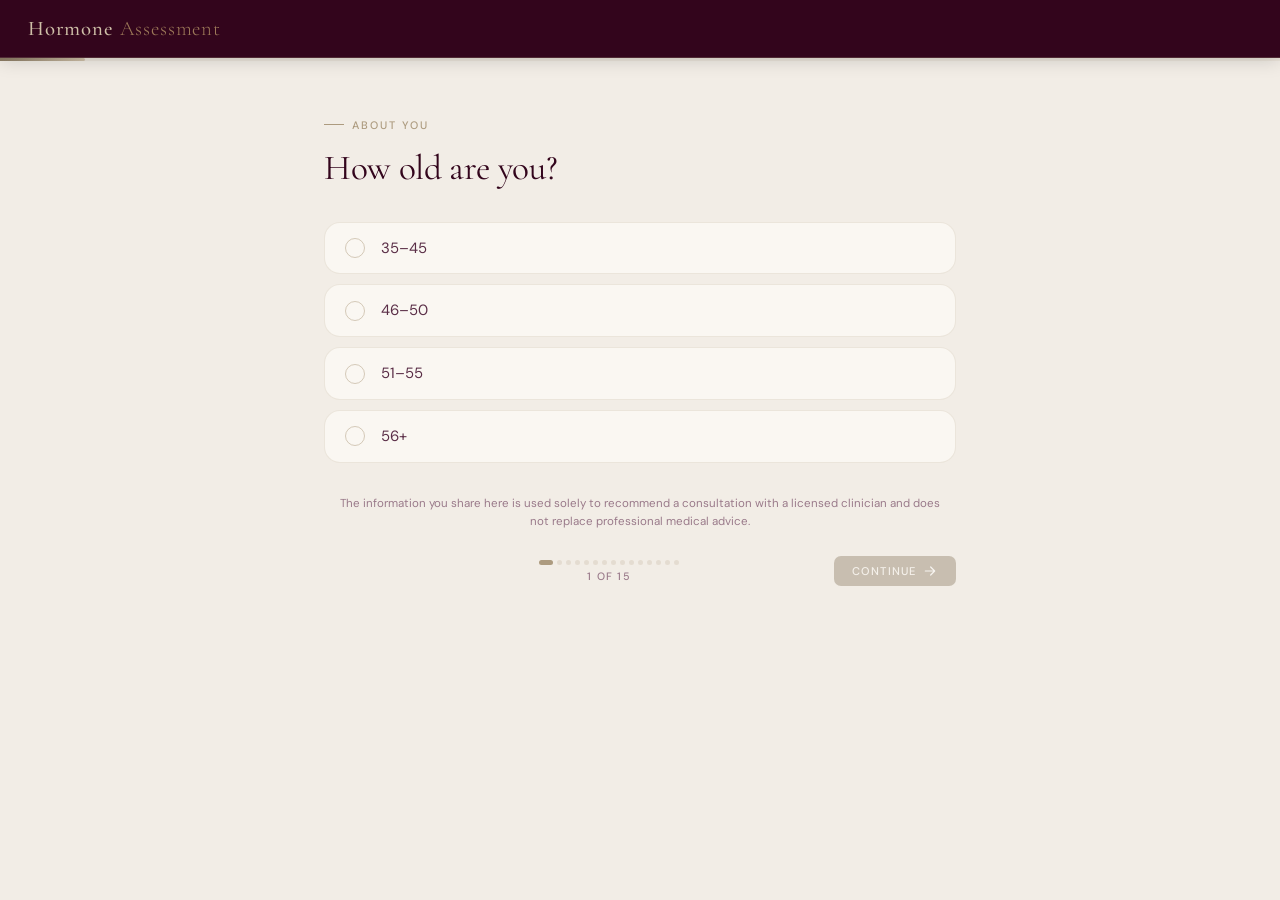
<file: index.html>
<!DOCTYPE html>
<html lang="en">
<head>
<meta charset="UTF-8">
<meta name="viewport" content="width=device-width, initial-scale=1.0">
<title>Hormone Assessment</title>
<link href="https://fonts.googleapis.com/css2?family=Cormorant+Garamond:ital,wght@0,300;0,400;0,500;0,600;1,300;1,400&family=DM+Sans:wght@300;400;500&display=swap" rel="stylesheet">
<link rel="stylesheet" href="style.css">
</head>
<body>

<header class="header">
  <div class="logo">Hormone <span>Assessment</span></div>
</header>
<div class="progress-wrap">
  <div class="progress-fill" id="progressFill"></div>
</div>

<div class="quiz-wrap" id="quizWrap">

  <!-- Q1 -->
  <div class="slide active" data-slide="1">
    <div class="question-tag">About You</div>
    <div class="question-text">How old are you?</div>
    <div class="choices">
      <div class="choice" data-value="35-45" onclick="selectChoice(this)"><div class="radio-ring"><div class="radio-dot"></div></div><span class="choice-label">35–45</span></div>
      <div class="choice" data-value="46-50" onclick="selectChoice(this)"><div class="radio-ring"><div class="radio-dot"></div></div><span class="choice-label">46–50</span></div>
      <div class="choice" data-value="51-55" onclick="selectChoice(this)"><div class="radio-ring"><div class="radio-dot"></div></div><span class="choice-label">51–55</span></div>
      <div class="choice" data-value="56+" onclick="selectChoice(this)"><div class="radio-ring"><div class="radio-dot"></div></div><span class="choice-label">56+</span></div>
    </div>
    <p class="disclaimer">The information you share here is used solely to recommend a consultation with a licensed clinician and does not replace professional medical advice.</p>
  </div>

  <!-- Q2 -->
  <div class="slide" data-slide="2">
    <div class="question-tag">Location</div>
    <div class="question-text">Where are you located?</div>
    <div class="choices">
      <div class="choice" data-value="florida" data-tag="state-florida" onclick="selectChoice(this)"><div class="radio-ring"><div class="radio-dot"></div></div><span class="choice-label">Florida</span></div>
      <div class="choice" data-value="arizona" data-tag="state-arizona" onclick="selectChoice(this)"><div class="radio-ring"><div class="radio-dot"></div></div><span class="choice-label">Arizona</span></div>
      <div class="choice" data-value="texas" data-tag="state-texas" onclick="selectChoice(this)"><div class="radio-ring"><div class="radio-dot"></div></div><span class="choice-label">Texas</span></div>
      <div class="choice" data-value="other" data-tag="disqualified" onclick="selectChoice(this)"><div class="radio-ring"><div class="radio-dot"></div></div><span class="choice-label">Other State</span></div>
    </div>
  </div>

  <!-- Q3 -->
  <div class="slide" data-slide="3">
    <div class="question-tag">Cycle Health</div>
    <div class="question-text">How would you describe your menstrual cycle?</div>
    <div class="choices">
      <div class="choice" data-value="regular" data-stage="perimenopausal" onclick="selectChoice(this)"><div class="radio-ring"><div class="radio-dot"></div></div><span class="choice-label">Regular periods</span></div>
      <div class="choice" data-value="irregular" data-stage="perimenopausal" onclick="selectChoice(this)"><div class="radio-ring"><div class="radio-dot"></div></div><span class="choice-label">Irregular periods</span></div>
      <div class="choice" data-value="no-periods" data-stage="menopausal" onclick="selectChoice(this)"><div class="radio-ring"><div class="radio-dot"></div></div><span class="choice-label">No periods for 12 or more months</span></div>
      <div class="choice" data-value="hysterectomy" data-stage="menopausal" onclick="selectChoice(this)"><div class="radio-ring"><div class="radio-dot"></div></div><span class="choice-label">Had a hysterectomy or oophorectomy</span></div>
    </div>
  </div>

  <!-- Q4 -->
  <div class="slide" data-slide="4">
    <div class="question-tag">Sleep</div>
    <div class="question-text">How hard is it for you to fall asleep at night?</div>
    <div class="choices">
      <div class="choice" data-score="0" onclick="selectChoice(this)"><div class="radio-ring"><div class="radio-dot"></div></div><span class="choice-label">No difficulty — I consistently get 7–8 hours</span></div>
      <div class="choice" data-score="1" onclick="selectChoice(this)"><div class="radio-ring"><div class="radio-dot"></div></div><span class="choice-label">Mild — I have some difficulty</span></div>
      <div class="choice" data-score="2" onclick="selectChoice(this)"><div class="radio-ring"><div class="radio-dot"></div></div><span class="choice-label">Moderate — I wake up during the night most nights</span></div>
      <div class="choice" data-score="3" onclick="selectChoice(this)"><div class="radio-ring"><div class="radio-dot"></div></div><span class="choice-label">Severe — I have chronic insomnia</span></div>
    </div>
  </div>

  <!-- Q5 -->
  <div class="slide" data-slide="5">
    <div class="question-tag">Hot Flashes</div>
    <div class="question-text">Do you experience hot flashes or night sweats?</div>
    <div class="choices">
      <div class="choice" data-score="0" onclick="selectChoice(this)"><div class="radio-ring"><div class="radio-dot"></div></div><span class="choice-label">No — I don't experience them</span></div>
      <div class="choice" data-score="1" onclick="selectChoice(this)"><div class="radio-ring"><div class="radio-dot"></div></div><span class="choice-label">Mild — brief but manageable</span></div>
      <div class="choice" data-score="2" onclick="selectChoice(this)"><div class="radio-ring"><div class="radio-dot"></div></div><span class="choice-label">Moderate — uncomfortable and disruptive</span></div>
      <div class="choice" data-score="3" onclick="selectChoice(this)"><div class="radio-ring"><div class="radio-dot"></div></div><span class="choice-label">Severe — I wake up drenched regularly</span></div>
    </div>
  </div>

  <!-- Q6 -->
  <div class="slide" data-slide="6">
    <div class="question-tag">Mood</div>
    <div class="question-text">How would you describe your mood changes?</div>
    <div class="choices">
      <div class="choice" data-score="0" onclick="selectChoice(this)"><div class="radio-ring"><div class="radio-dot"></div></div><span class="choice-label">No mood changes — I feel emotionally stable</span></div>
      <div class="choice" data-score="1" onclick="selectChoice(this)"><div class="radio-ring"><div class="radio-dot"></div></div><span class="choice-label">Mild — occasional irritability or low mood</span></div>
      <div class="choice" data-score="2" onclick="selectChoice(this)"><div class="radio-ring"><div class="radio-dot"></div></div><span class="choice-label">Moderate — noticeable emotional ups and downs</span></div>
      <div class="choice" data-score="3" onclick="selectChoice(this)"><div class="radio-ring"><div class="radio-dot"></div></div><span class="choice-label">Severe — anxiety, depression, or mood swings affecting daily life</span></div>
    </div>
  </div>

  <!-- Q7 -->
  <div class="slide" data-slide="7">
    <div class="question-tag">Energy</div>
    <div class="question-text">How would you rate your energy levels?</div>
    <div class="choices">
      <div class="choice" data-score="0" onclick="selectChoice(this)"><div class="radio-ring"><div class="radio-dot"></div></div><span class="choice-label">Good — I have consistent energy throughout the day</span></div>
      <div class="choice" data-score="1" onclick="selectChoice(this)"><div class="radio-ring"><div class="radio-dot"></div></div><span class="choice-label">Mild — I feel tired more often than usual</span></div>
      <div class="choice" data-score="2" onclick="selectChoice(this)"><div class="radio-ring"><div class="radio-dot"></div></div><span class="choice-label">Moderate — fatigue impacts my productivity</span></div>
      <div class="choice" data-score="3" onclick="selectChoice(this)"><div class="radio-ring"><div class="radio-dot"></div></div><span class="choice-label">Severe — I'm exhausted most of the time</span></div>
    </div>
  </div>

  <!-- Q8 -->
  <div class="slide" data-slide="8">
    <div class="question-tag">Cognition</div>
    <div class="question-text">Do you experience brain fog or memory issues?</div>
    <div class="choices">
      <div class="choice" data-score="0" onclick="selectChoice(this)"><div class="radio-ring"><div class="radio-dot"></div></div><span class="choice-label">No — my thinking feels sharp and clear</span></div>
      <div class="choice" data-score="1" onclick="selectChoice(this)"><div class="radio-ring"><div class="radio-dot"></div></div><span class="choice-label">Mild — occasional forgetfulness</span></div>
      <div class="choice" data-score="2" onclick="selectChoice(this)"><div class="radio-ring"><div class="radio-dot"></div></div><span class="choice-label">Moderate — difficulty concentrating or recalling words</span></div>
      <div class="choice" data-score="3" onclick="selectChoice(this)"><div class="radio-ring"><div class="radio-dot"></div></div><span class="choice-label">Severe — brain fog affects my work and daily tasks</span></div>
    </div>
  </div>

  <!-- Q9 -->
  <div class="slide" data-slide="9">
    <div class="question-tag">Weight</div>
    <div class="question-text">Have you noticed unexpected changes in your weight?</div>
    <div class="choices">
      <div class="choice" data-score="0" onclick="selectChoice(this)"><div class="radio-ring"><div class="radio-dot"></div></div><span class="choice-label">No — my weight has been stable</span></div>
      <div class="choice" data-score="1" onclick="selectChoice(this)"><div class="radio-ring"><div class="radio-dot"></div></div><span class="choice-label">Mild — slight changes despite no lifestyle shifts</span></div>
      <div class="choice" data-score="2" onclick="selectChoice(this)"><div class="radio-ring"><div class="radio-dot"></div></div><span class="choice-label">Moderate — noticeable weight gain, especially around the midsection</span></div>
      <div class="choice" data-score="3" onclick="selectChoice(this)"><div class="radio-ring"><div class="radio-dot"></div></div><span class="choice-label">Severe — significant weight gain that is hard to control</span></div>
    </div>
  </div>

  <!-- Q10 -->
  <div class="slide" data-slide="10">
    <div class="question-tag">Libido</div>
    <div class="question-text">Have you noticed any changes in your sex drive?</div>
    <div class="choices">
      <div class="choice" data-score="0" onclick="selectChoice(this)"><div class="radio-ring"><div class="radio-dot"></div></div><span class="choice-label">No changes — my libido feels normal</span></div>
      <div class="choice" data-score="1" onclick="selectChoice(this)"><div class="radio-ring"><div class="radio-dot"></div></div><span class="choice-label">Mild — slightly less interest than usual</span></div>
      <div class="choice" data-score="2" onclick="selectChoice(this)"><div class="radio-ring"><div class="radio-dot"></div></div><span class="choice-label">Moderate — noticeably reduced interest in sex</span></div>
      <div class="choice" data-score="3" onclick="selectChoice(this)"><div class="radio-ring"><div class="radio-dot"></div></div><span class="choice-label">Severe — little to no sex drive</span></div>
    </div>
  </div>

  <!-- Q11 -->
  <div class="slide" data-slide="11">
    <div class="question-tag">Physical Comfort</div>
    <div class="question-text">How would you rate your joint and muscle discomfort?</div>
    <div class="choices">
      <div class="choice" data-score="0" onclick="selectChoice(this)"><div class="radio-ring"><div class="radio-dot"></div></div><span class="choice-label">No discomfort — no pain or stiffness</span></div>
      <div class="choice" data-score="1" onclick="selectChoice(this)"><div class="radio-ring"><div class="radio-dot"></div></div><span class="choice-label">Mild — occasional morning stiffness</span></div>
      <div class="choice" data-score="2" onclick="selectChoice(this)"><div class="radio-ring"><div class="radio-dot"></div></div><span class="choice-label">Moderate — recurring joint or muscle pain</span></div>
      <div class="choice" data-score="3" onclick="selectChoice(this)"><div class="radio-ring"><div class="radio-dot"></div></div><span class="choice-label">Severe — chronic pain affecting daily activities</span></div>
    </div>
  </div>

  <!-- Q12 MULTI SELECT -->
  <div class="slide" data-slide="12" data-multi="true">
    <div class="question-tag">Medical History</div>
    <div class="question-text">Have you ever been diagnosed with any of the following?</div>
    <p class="multi-note">Select all that apply</p>
    <div class="choices">
      <div class="choice multi" data-value="none" onclick="selectMulti(this)"><div class="radio-ring"><svg class="check-svg" width="11" height="8" viewBox="0 0 11 8" fill="none"><path d="M1 4L4 7L10 1" stroke="white" stroke-width="1.8" stroke-linecap="round" stroke-linejoin="round"/></svg></div><span class="choice-label">No conditions listed below apply to me</span></div>
      <div class="choice multi" data-value="cancer" data-tag="critical-history" onclick="selectMulti(this)"><div class="radio-ring"><svg class="check-svg" width="11" height="8" viewBox="0 0 11 8" fill="none"><path d="M1 4L4 7L10 1" stroke="white" stroke-width="1.8" stroke-linecap="round" stroke-linejoin="round"/></svg></div><span class="choice-label">Breast cancer or uterine cancer</span></div>
      <div class="choice multi" data-value="bleeding" data-tag="critical-history" onclick="selectMulti(this)"><div class="radio-ring"><svg class="check-svg" width="11" height="8" viewBox="0 0 11 8" fill="none"><path d="M1 4L4 7L10 1" stroke="white" stroke-width="1.8" stroke-linecap="round" stroke-linejoin="round"/></svg></div><span class="choice-label">Unexplained or abnormal vaginal bleeding</span></div>
      <div class="choice multi" data-value="clots" data-tag="critical-history" onclick="selectMulti(this)"><div class="radio-ring"><svg class="check-svg" width="11" height="8" viewBox="0 0 11 8" fill="none"><path d="M1 4L4 7L10 1" stroke="white" stroke-width="1.8" stroke-linecap="round" stroke-linejoin="round"/></svg></div><span class="choice-label">Blood clots, DVT, or pulmonary embolism</span></div>
      <div class="choice multi" data-value="cardiac" data-tag="critical-history" onclick="selectMulti(this)"><div class="radio-ring"><svg class="check-svg" width="11" height="8" viewBox="0 0 11 8" fill="none"><path d="M1 4L4 7L10 1" stroke="white" stroke-width="1.8" stroke-linecap="round" stroke-linejoin="round"/></svg></div><span class="choice-label">Stroke, heart attack, or cardiovascular disease</span></div>
      <div class="choice multi" data-value="liver" data-tag="critical-history" onclick="selectMulti(this)"><div class="radio-ring"><svg class="check-svg" width="11" height="8" viewBox="0 0 11 8" fill="none"><path d="M1 4L4 7L10 1" stroke="white" stroke-width="1.8" stroke-linecap="round" stroke-linejoin="round"/></svg></div><span class="choice-label">Liver disease</span></div>
    </div>
  </div>

  <!-- Q13 -->
  <div class="slide" data-slide="13">
    <div class="question-tag">Current Medications</div>
    <div class="question-text">Are you currently using any hormone-related medications?</div>
    <div class="choices">
      <div class="choice" data-value="none" onclick="selectChoice(this)"><div class="radio-ring"><div class="radio-dot"></div></div><span class="choice-label">No</span></div>
      <div class="choice" data-value="hrt-rx" data-tag="q13-hrt-rx" onclick="selectChoice(this)"><div class="radio-ring"><div class="radio-dot"></div></div><span class="choice-label">Yes — prescription hormone replacement therapy (HRT)</span></div>
      <div class="choice" data-value="contraceptive" data-tag="q13-contraceptive" onclick="selectChoice(this)"><div class="radio-ring"><div class="radio-dot"></div></div><span class="choice-label">Yes — hormonal contraceptives (pill, patch, or IUD)</span></div>
      <div class="choice" data-value="otc-supplements" data-tag="q13-otc-supplements" onclick="selectChoice(this)"><div class="radio-ring"><div class="radio-dot"></div></div><span class="choice-label">Yes — over-the-counter hormone supplements</span></div>
    </div>
  </div>

  <!-- Q14 -->
  <div class="slide" data-slide="14">
    <div class="question-tag">Lab Testing</div>
    <div class="question-text">Have you had any recent hormone or lab testing?</div>
    <div class="choices">
      <div class="choice" data-value="none" onclick="selectChoice(this)"><div class="radio-ring"><div class="radio-dot"></div></div><span class="choice-label">No recent testing</span></div>
      <div class="choice" data-value="standard-blood" data-tag="q14-standard-blood" onclick="selectChoice(this)"><div class="radio-ring"><div class="radio-dot"></div></div><span class="choice-label">Yes — standard blood work</span></div>
      <div class="choice" data-value="specialized" data-tag="q14-specialized" onclick="selectChoice(this)"><div class="radio-ring"><div class="radio-dot"></div></div><span class="choice-label">Yes — specialized hormone testing (DUTCH, saliva mapping)</span></div>
      <div class="choice" data-value="has-results" data-tag="longer-consult" onclick="selectChoice(this)"><div class="radio-ring"><div class="radio-dot"></div></div><span class="choice-label">Yes — I have results but need help understanding them</span></div>
    </div>
  </div>

  <!-- Q15 -->
  <div class="slide" data-slide="15">
    <div class="question-tag">Urgency</div>
    <div class="question-text">How urgently do you need to resolve these symptoms?</div>
    <div class="choices">
      <div class="choice" data-value="low" data-tag="low-intent" onclick="selectChoice(this)"><div class="radio-ring"><div class="radio-dot"></div></div><span class="choice-label">Low — I want to understand my health</span></div>
      <div class="choice" data-value="moderate" data-tag="cold" onclick="selectChoice(this)"><div class="radio-ring"><div class="radio-dot"></div></div><span class="choice-label">Moderate — symptoms are affecting my daily comfort</span></div>
      <div class="choice" data-value="high" data-tag="warm" onclick="selectChoice(this)"><div class="radio-ring"><div class="radio-dot"></div></div><span class="choice-label">High — symptoms are disrupting my daily life</span></div>
      <div class="choice" data-value="critical" data-tag="hot" onclick="selectChoice(this)"><div class="radio-ring"><div class="radio-dot"></div></div><span class="choice-label">Critical — I feel I need medical attention promptly</span></div>
    </div>
  </div>

  <nav class="inline-nav" id="footerNav">
    <div class="inline-nav-inner">
      <button class="btn-back" id="btnBack" onclick="goBack()">
        <svg width="16" height="16" viewBox="0 0 24 24" fill="none"><path d="M19 12H5M11 6L5 12L11 18" stroke="currentColor" stroke-width="1.8" stroke-linecap="round" stroke-linejoin="round"/></svg>
        Back
      </button>
      <div class="footer-center">
        <div class="dots-wrap" id="dotsWrap"></div>
        <div class="step-label" id="stepLabel">1 of 15</div>
      </div>
      <button class="btn-continue" id="btnContinue" onclick="goNext()">
        Next
        <svg width="16" height="16" viewBox="0 0 24 24" fill="none"><path d="M5 12H19M13 6L19 12L13 18" stroke="white" stroke-width="1.8" stroke-linecap="round" stroke-linejoin="round"/></svg>
      </button>
    </div>
  </nav>

</div>

<script src="script.js"></script>
</body>
</html>
</file>
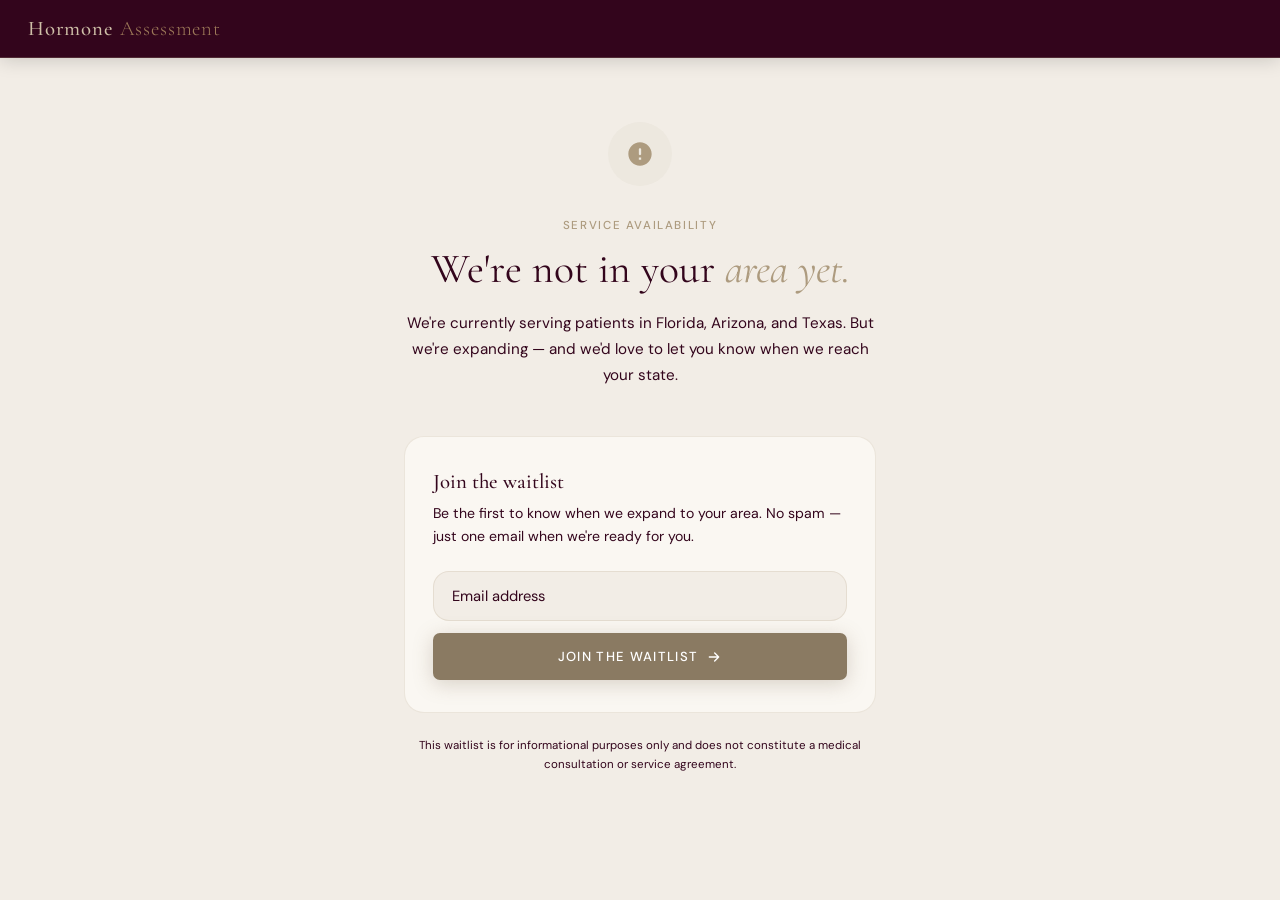
<file: disqualified.html>
<!DOCTYPE html>
<html lang="en">
<head>
<meta charset="UTF-8">
<meta name="viewport" content="width=device-width, initial-scale=1.0">
<title>Not Available Yet</title>
<link href="https://fonts.googleapis.com/css2?family=Cormorant+Garamond:ital,wght@0,300;0,400;0,500;0,600;1,300;1,400&family=DM+Sans:wght@300;400;500&display=swap" rel="stylesheet">
<link rel="stylesheet" href="style.css">
<style>
  .disq-wrap {
    max-width: 520px;
    margin: 0 auto;
    padding: 64px 24px 80px;
    text-align: center;
  }
  .disq-icon {
    width: 64px; height: 64px;
    border-radius: 50%;
    background: var(--gold-wash);
    display: flex; align-items: center; justify-content: center;
    margin: 0 auto 32px;
  }
  .disq-eyebrow {
    font-size: 0.72rem;
    font-weight: 500;
    letter-spacing: 0.14em;
    text-transform: uppercase;
    color: var(--gold);
    margin-bottom: 12px;
  }
  .disq-headline {
    font-family: 'Cormorant Garamond', serif;
    font-size: clamp(1.8rem, 5vw, 2.6rem);
    font-weight: 400;
    line-height: 1.2;
    color: var(--text-dark);
    margin-bottom: 16px;
  }
  .disq-headline em { color: var(--gold); font-style: italic; }
  .disq-sub {
    font-size: 0.95rem;
    color: var(--text-mid);
    line-height: 1.7;
    margin-bottom: 48px;
  }
  .form-card {
    background: var(--card-bg);
    border: 1.5px solid var(--border);
    border-radius: 20px;
    padding: 32px 28px;
    text-align: left;
  }
  .form-card h3 {
    font-family: 'Cormorant Garamond', serif;
    font-size: 1.3rem;
    font-weight: 500;
    color: var(--text-dark);
    margin-bottom: 8px;
  }
  .form-card p {
    font-size: 0.88rem;
    color: var(--text-muted);
    line-height: 1.6;
    margin-bottom: 24px;
  }
  .input-wrap { display: flex; flex-direction: column; gap: 12px; }
  .input-field {
    width: 100%;
    padding: 14px 18px;
    border: 1.5px solid var(--border);
    border-radius: var(--radius);
    background: var(--bg);
    font-family: 'DM Sans', sans-serif;
    font-size: 0.92rem;
    color: var(--text-dark);
    outline: none;
    transition: border-color 0.2s;
    box-sizing: border-box;
  }
  .input-field:focus { border-color: var(--gold); }
  .input-field::placeholder { color: var(--text-muted); }
  .btn-waitlist {
    width: 100%;
    display: flex;
    align-items: center;
    justify-content: center;
    gap: 8px;
    font-family: 'DM Sans', sans-serif;
    font-size: 0.82rem;
    font-weight: 500;
    letter-spacing: 0.1em;
    text-transform: uppercase;
    color: white;
    background: var(--gold-dark);
    border: none;
    border-radius: 7px;
    padding: 15px 24px;
    cursor: pointer;
    transition: all 0.25s ease;
    box-shadow: 0 4px 20px rgba(138,122,98,0.3);
  }
  .btn-waitlist:hover:not(:disabled) { background: var(--ink); transform: translateY(-1px); }
  .btn-waitlist:disabled { opacity: 0.65; cursor: not-allowed; }
  .spinner {
    display: none;
    width: 16px; height: 16px;
    border: 2px solid rgba(255,255,255,0.4);
    border-top-color: white;
    border-radius: 50%;
    animation: spin 0.7s linear infinite;
  }
  .loading .spinner { display: block; }
  .loading .btn-label,
  .loading .btn-arrow { display: none; }
  @keyframes spin { to { transform: rotate(360deg); } }
  #wl-error {
    display: none;
    color: #c0392b;
    font-size: 0.82rem;
    text-align: center;
    margin: 0;
  }
  #thankyou-wrap {
    display: none;
    text-align: center;
    padding: 32px 24px;
  }
  .thankyou-icon {
    width: 52px; height: 52px;
    border-radius: 50%;
    background: linear-gradient(135deg, var(--gold-dark), var(--gold-light));
    display: flex; align-items: center; justify-content: center;
    margin: 0 auto 20px;
  }
  #thankyou-wrap h3 {
    font-family: 'Cormorant Garamond', serif;
    font-size: 1.5rem;
    font-weight: 400;
    color: var(--text-dark);
    margin-bottom: 10px;
  }
  #thankyou-wrap h3 em { color: var(--gold); font-style: italic; }
  #thankyou-wrap p { font-size: 0.88rem; color: var(--text-muted); line-height: 1.6; }
  .disq-disclaimer {
    font-size: 0.72rem;
    color: var(--text-muted);
    line-height: 1.6;
    margin-top: 24px;
    text-align: center;
  }
  @media (max-width: 480px) {
    .disq-wrap { padding: 48px 20px 60px; }
    .form-card { padding: 24px 20px; }
  }
</style>
</head>
<body>

<header class="header">
  <div class="logo">Hormone <span>Assessment</span></div>
</header>

<div class="disq-wrap">

  <div class="disq-icon">
    <svg width="28" height="28" viewBox="0 0 24 24" fill="none">
      <path d="M12 2C6.48 2 2 6.48 2 12s4.48 10 10 10 10-4.48 10-10S17.52 2 12 2zm0 11c-.55 0-1-.45-1-1V8c0-.55.45-1 1-1s1 .45 1 1v4c0 .55-.45 1-1 1zm1 4h-2v-2h2v2z" fill="var(--gold)"/>
    </svg>
  </div>

  <div class="disq-eyebrow">Service Availability</div>
  <h1 class="disq-headline">We're not in your <em>area yet.</em></h1>
  <p class="disq-sub">We're currently serving patients in Florida, Arizona, and Texas. But we're expanding — and we'd love to let you know when we reach your state.</p>

  <div class="form-card" id="form-card">
    <h3>Join the waitlist</h3>
    <p>Be the first to know when we expand to your area. No spam — just one email when we're ready for you.</p>
    <div class="input-wrap">
      <input class="input-field" id="wl-email" type="email" placeholder="Email address" autocomplete="email" />
      <button class="btn-waitlist" id="wl-btn" onclick="submitWaitlist()">
        <span class="btn-label">Join the Waitlist</span>
        <div class="spinner"></div>
        <svg class="btn-arrow" width="16" height="16" viewBox="0 0 24 24" fill="none">
          <path d="M5 12H19M13 6L19 12L13 18" stroke="white" stroke-width="2" stroke-linecap="round" stroke-linejoin="round"/>
        </svg>
      </button>
      <p id="wl-error"></p>
    </div>
  </div>

  <div id="thankyou-wrap">
    <div class="thankyou-icon">
      <svg width="24" height="24" viewBox="0 0 24 24" fill="none">
        <path d="M5 13l4 4L19 7" stroke="white" stroke-width="2.2" stroke-linecap="round" stroke-linejoin="round"/>
      </svg>
    </div>
    <h3>You're on the <em>list!</em></h3>
    <p>We'll send you one email the moment we launch in your state. Talk soon.</p>
  </div>

  <p class="disq-disclaimer">This waitlist is for informational purposes only and does not constitute a medical consultation or service agreement.</p>

</div>

<script>
async function submitWaitlist() {
  const emailEl = document.getElementById('wl-email');
  const btn     = document.getElementById('wl-btn');
  const errEl   = document.getElementById('wl-error');

  errEl.style.display = 'none';

  const email = emailEl.value.trim();
  if (!email || !/^[^\s@]+@[^\s@]+\.[^\s@]+$/.test(email)) {
    errEl.textContent   = 'Please enter a valid email address.';
    errEl.style.display = 'block';
    emailEl.focus();
    return;
  }

  btn.classList.add('loading');
  btn.disabled = true;

  try {
    await fetch('https://services.leadconnectorhq.com/hooks/uhLI3atfL6jskyRIKRqT/webhook-trigger/001c040f-430e-4c40-a0e8-b8a4d233e86c', {
      method:  'POST',
      headers: { 'Content-Type': 'application/json' },
      body:    JSON.stringify({ email, tags: ['waitlist'], source: 'disqualified-waitlist' }),
    });

    document.getElementById('form-card').style.display  = 'none';
    document.getElementById('thankyou-wrap').style.display = 'block';

  } catch (err) {
    errEl.textContent   = 'Something went wrong. Please try again.';
    errEl.style.display = 'block';
    btn.classList.remove('loading');
    btn.disabled = false;
  }
}
</script>
</body>
</html>
</file>
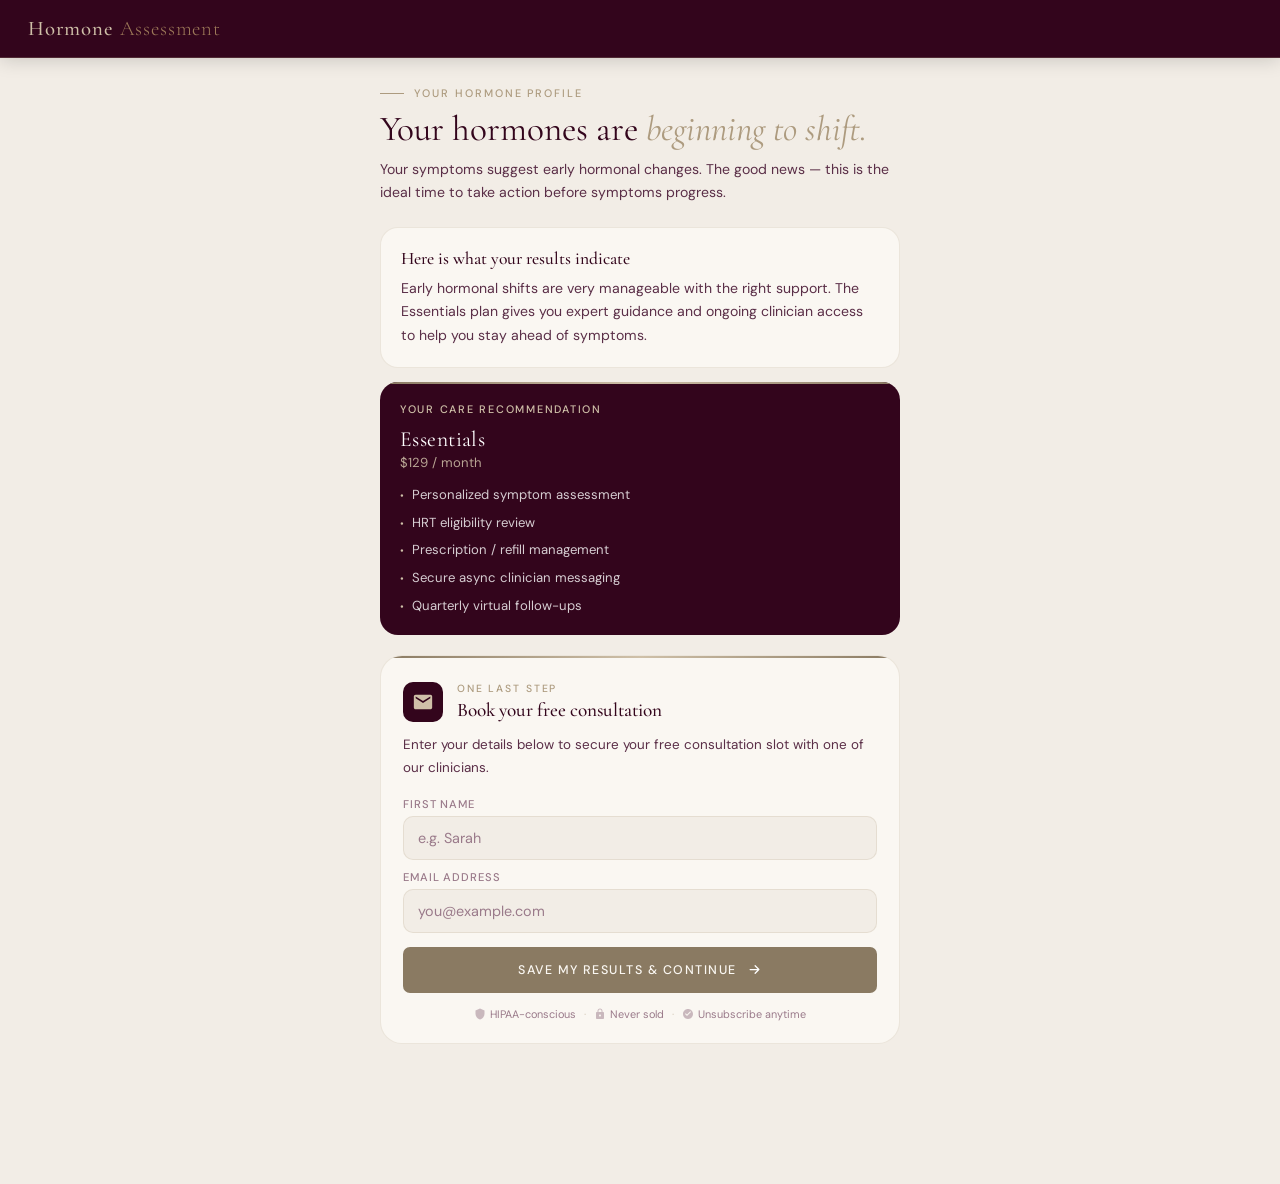
<file: results.html>
<!DOCTYPE html>
<html lang="en">
<head>
<meta charset="UTF-8">
<meta http-equiv="Cache-Control" content="no-cache, no-store, must-revalidate">
<meta name="viewport" content="width=device-width, initial-scale=1.0">
<title>Your Hormone Profile</title>
<link href="https://fonts.googleapis.com/css2?family=Cormorant+Garamond:ital,wght@0,300;0,400;0,500;0,600;1,300;1,400&family=DM+Sans:wght@300;400;500&display=swap" rel="stylesheet">
<link rel="stylesheet" href="style.css">
<style>
  /* Compact results layout */
  .results-wrap {
    max-width: 560px;
    margin: 0 auto;
    padding: 28px 20px 120px;
  }
  .eyebrow { margin-bottom: 8px; }
  .headline { font-size: clamp(1.6rem, 5vw, 2.2rem); margin-bottom: 8px; }
  .subheadline { font-size: 0.88rem; margin-bottom: 24px; line-height: 1.6; }

  .score-label { margin-bottom: 10px; }
  .score-label span:first-child { font-size: 0.88rem; }

  .info-card { padding: 20px 20px; margin-bottom: 14px; }
  .info-card h3 { font-size: 1.1rem; margin-bottom: 8px; }
  .info-card p { font-size: 0.88rem; line-height: 1.65; }

  .plan-card { padding: 20px 20px; margin-bottom: 20px; }
  .plan-name { font-size: 1.35rem; margin-bottom: 2px; }
  .plan-price { font-size: 0.82rem; margin-bottom: 14px; }
  .plan-includes { gap: 8px; }
  .plan-includes li { font-size: 0.82rem; gap: 8px; }
  .plan-includes li::before { content: '•'; }

  .btn-cta {
    width: 100%;
    display: flex;
    padding: 15px 20px;
    font-size: 0.78rem;
    border-radius: 7px;
    margin-bottom: 16px;
    background: var(--gold-dark);
    box-shadow: none;
    border: none;
  }
  .btn-cta:hover {
    background: var(--gold);
    transform: translateY(-1px);
    box-shadow: 0 4px 16px rgba(138,122,98,0.25);
  }

  .email-card .btn-cta { margin-top: 4px; margin-bottom: 0; }
  #ctaSection .btn-cta { margin-bottom: 16px; }

  .disclaimer {
    font-size: 0.68rem;
    margin-top: 0;
  }

  @media (max-width: 480px) {
    .results-wrap { padding: 20px 16px 80px; }
    .btn-cta { font-size: 0.73rem; padding: 14px 16px; }
  }
</style>
</head>
<body>

<header class="header">
  <div class="logo">Hormone <span>Assessment</span></div>
</header>

<div class="results-wrap">
  <div class="loading" id="loading">
    <p>Analyzing your results...</p>
  </div>

  <div class="results" id="results">
    <div class="eyebrow">Your Hormone Profile</div>
    <h1 class="headline" id="headline"></h1>
    <p class="subheadline" id="subheadline"></p>
    <span id="scoreBadge" style="display:none"></span>
    <div id="scoreBar" style="display:none"></div>
    </div>

    <div class="info-card">
      <h3>Here is what your results indicate</h3>
      <p id="infoText"></p>
    </div>

    <div class="plan-card">
      <div class="plan-tag">Your Care Recommendation</div>
      <div class="plan-name" id="planName"></div>
      <div class="plan-price" id="planPrice"></div>
      <ul class="plan-includes" id="planIncludes"></ul>
    </div>

    <!-- Email Capture Card -->
    <div class="email-card" id="emailCard">
      <div class="email-card-inner">
        <div class="email-card-header">
          <div class="email-card-icon" aria-hidden="true">
            <svg width="22" height="22" viewBox="0 0 24 24" fill="none">
              <path d="M12 2C6.48 2 2 6.48 2 12s4.48 10 10 10 10-4.48 10-10S17.52 2 12 2zm-1 14H9V8h2v8zm4 0h-2V8h2v8z" fill="none"/>
              <path d="M20 4H4c-1.1 0-2 .9-2 2v12c0 1.1.9 2 2 2h16c1.1 0 2-.9 2-2V6c0-1.1-.9-2-2-2zm0 4l-8 5-8-5V6l8 5 8-5v2z" fill="currentColor"/>
            </svg>
          </div>
          <div>
            <div class="email-card-eyebrow">One Last Step</div>
            <h3 class="email-card-title">Book your free consultation</h3>
          </div>
        </div>

        <p class="email-card-sub">Enter your details below to secure your free consultation slot with one of our clinicians.</p>

        <div class="email-fields">
          <div class="input-wrap">
            <label class="input-label" for="firstNameInput">First name</label>
            <input type="text" id="firstNameInput" class="email-input" placeholder="e.g. Sarah" autocomplete="given-name" />
          </div>
          <div class="input-wrap">
            <label class="input-label" for="emailInput">Email address</label>
            <input type="email" id="emailInput" class="email-input" placeholder="you@example.com" autocomplete="email" />
          </div>
        </div>

        <p class="email-error" id="emailError" style="display:none"></p>

        <button class="btn-cta" id="emailSubmitBtn" onclick="submitEmail()">
          Save My Results &amp; Continue
          <svg width="15" height="15" viewBox="0 0 24 24" fill="none">
            <path d="M5 12H19M13 6L19 12L13 18" stroke="white" stroke-width="2" stroke-linecap="round" stroke-linejoin="round"/>
          </svg>
        </button>

        <div class="email-trust-row">
          <span class="trust-badge">
            <svg width="12" height="12" viewBox="0 0 24 24" fill="none"><path d="M12 1L3 5v6c0 5.55 3.84 10.74 9 12 5.16-1.26 9-6.45 9-12V5l-9-4z" fill="currentColor"/></svg>
            HIPAA-conscious
          </span>
          <span class="trust-divider">·</span>
          <span class="trust-badge">
            <svg width="12" height="12" viewBox="0 0 24 24" fill="none"><path d="M18 8h-1V6c0-2.76-2.24-5-5-5S7 3.24 7 6v2H6c-1.1 0-2 .9-2 2v10c0 1.1.9 2 2 2h12c1.1 0 2-.9 2-2V10c0-1.1-.9-2-2-2zm-6 9c-1.1 0-2-.9-2-2s.9-2 2-2 2 .9 2 2-.9 2-2 2zm3.1-9H8.9V6c0-1.71 1.39-3.1 3.1-3.1 1.71 0 3.1 1.39 3.1 3.1v2z" fill="currentColor"/></svg>
            Never sold
          </span>
          <span class="trust-divider">·</span>
          <span class="trust-badge">
            <svg width="12" height="12" viewBox="0 0 24 24" fill="none"><path d="M12 2C6.48 2 2 6.48 2 12s4.48 10 10 10 10-4.48 10-10S17.52 2 12 2zm-2 14l-4-4 1.41-1.41L10 13.17l6.59-6.59L18 8l-8 8z" fill="currentColor"/></svg>
            Unsubscribe anytime
          </span>
        </div>
      </div>
    </div>

    <!-- CTA — revealed after email submit -->
    <div id="ctaSection" style="display:none">
      <a class="btn-cta" id="ctaBtn" href="#">
        Book Your Free Consultation
        <svg width="15" height="15" viewBox="0 0 24 24" fill="none">
          <path d="M5 12H19M13 6L19 12L13 18" stroke="white" stroke-width="2" stroke-linecap="round" stroke-linejoin="round"/>
        </svg>
      </a>
      <p class="disclaimer">The information gathered here is intended for general wellness purposes only. Your responses help us match you with a licensed clinician who will personally review your situation before any care plan is considered.</p>
    </div>

  </div>
</div>

<script src="script.js"></script>
</body>
</html>
</file>
<file: style.css>
*, *::before, *::after { box-sizing: border-box; margin: 0; padding: 0; }
html { overflow-x: hidden; width: 100%; height: auto; }
body { overflow-x: hidden; overflow-y: auto; width: 100%; min-height: 100vh; height: auto; -webkit-overflow-scrolling: touch; }

:root {
  /* ── Ancient-Elite Palette ── */
  --bg:            #f2ede6;          /* warm linen parchment */
  --card-bg:       #faf7f2;          /* off-white ivory */
  --ink:           #33051C;          /* deep oak ink */
  --ink-mid:       #5a2e47;          /* warm dark brown */
  --ink-muted:     #9a7a8a;          /* aged bronze muted */

  --gold:          #AD9B7F;          /* antique gold primary */
  --gold-dark:     #8a7a62;          /* deep burnished gold */
  --gold-light:    #cfc0a8;          /* pale champaign gold */
  --gold-wash:     #ede8df;          /* gold tint wash */

  --border:        rgba(173,155,127,0.20);
  --border-hover:  rgba(173,155,127,0.50);
  --selected-bg:   rgba(173,155,127,0.08);

  --radius:        16px;

  /* ── Status colours ── */
  --green:  #3d6b5a;
  --amber:  #8a6a1a;
  --red:    #7a2a2a;
}

body {
  font-family: 'DM Sans', sans-serif;
  background: var(--bg);
  min-height: 100vh;
  color: var(--ink);
}

/* ─── HEADER ─── */
.header {
  width: 100%;
  background: var(--ink);
  border-bottom: 1px solid rgba(173,155,127,0.25);
  padding: 16px 28px;
  display: flex;
  align-items: center;
  justify-content: space-between;
  position: sticky;
  top: 0;
  z-index: 100;
  box-shadow: 0 1px 20px rgba(0,0,0,0.18);
}
.logo {
  font-family: 'Cormorant Garamond', serif;
  font-size: 1.3rem;
  font-weight: 500;
  letter-spacing: 0.04em;
  color: var(--gold-light);
}
.logo span {
  color: rgba(201,170,114,0.7);
  font-weight: 300;
}
.step-label {
  font-size: 0.72rem;
  font-weight: 500;
  letter-spacing: 0.14em;
  text-transform: uppercase;
  color: var(--ink-muted);
}

/* ─── PROGRESS BAR ─── */
.progress-wrap {
  width: 100%;
  background: rgba(173,155,127,0.12);
  height: 3px;
}
.progress-fill {
  height: 100%;
  background: linear-gradient(90deg, var(--gold-dark), var(--gold-light));
  border-radius: 0 3px 3px 0;
  transition: width 0.5s cubic-bezier(0.4, 0, 0.2, 1);
  width: 6.67%;
}

/* ─── QUIZ WRAP ─── */
.quiz-wrap {
  width: 100%;
  max-width: 680px;
  padding: 48px 24px 48px;
  margin: 0 auto;
}

/* ─── SLIDES ─── */
.slide { display: none; animation: slideIn 0.4s ease; }
.slide.active { display: block; }

@keyframes slideIn {
  from { opacity: 0; transform: translateY(18px); }
  to   { opacity: 1; transform: translateY(0); }
}
@keyframes fadeIn {
  from { opacity: 0; transform: translateY(16px); }
  to   { opacity: 1; transform: translateY(0); }
}

.question-tag {
  display: inline-flex;
  align-items: center;
  gap: 8px;
  font-size: 0.68rem;
  font-weight: 500;
  letter-spacing: 0.18em;
  text-transform: uppercase;
  color: var(--gold);
  margin-bottom: 14px;
}
.question-tag::before {
  content: '';
  width: 20px; height: 1px;
  background: var(--gold);
  display: inline-block;
}

.question-text {
  font-family: 'Cormorant Garamond', serif;
  font-size: clamp(1.7rem, 4.5vw, 2.2rem);
  font-weight: 400;
  line-height: 1.25;
  color: var(--ink);
  margin-bottom: 32px;
  letter-spacing: -0.01em;
}

/* ─── CHOICES ─── */
.choices { display: flex; flex-direction: column; gap: 10px; }

.choice {
  display: flex;
  align-items: center;
  gap: 16px;
  padding: 15px 20px;
  border: 1px solid var(--border);
  border-radius: var(--radius);
  background: var(--card-bg);
  cursor: pointer;
  transition: all 0.2s ease;
  position: relative;
  overflow: hidden;
}
.choice::before {
  content: '';
  position: absolute;
  inset: 0;
  background: linear-gradient(135deg, rgba(173,155,127,0.04), transparent);
  opacity: 0;
  transition: opacity 0.2s;
}
.choice:hover {
  border-color: var(--border-hover);
  transform: translateY(-1px);
  box-shadow: 0 4px 18px rgba(173,155,127,0.12);
}
.choice:hover::before { opacity: 1; }
.choice.selected {
  border-color: var(--gold);
  background: var(--selected-bg);
  box-shadow: 0 0 0 1px var(--gold), 0 4px 18px rgba(173,155,127,0.14);
}

.radio-ring {
  width: 20px; height: 20px;
  border-radius: 50%;
  border: 1.5px solid var(--border-hover);
  display: flex; align-items: center; justify-content: center;
  flex-shrink: 0;
  transition: all 0.2s;
}
.choice.selected .radio-ring { border-color: var(--gold); background: var(--gold); }

.radio-dot {
  width: 7px; height: 7px;
  border-radius: 50%;
  background: white;
  opacity: 0;
  transform: scale(0);
  transition: all 0.2s cubic-bezier(0.34, 1.56, 0.64, 1);
}
.choice.selected .radio-dot { opacity: 1; transform: scale(1); }

.choice-label {
  font-size: 0.93rem;
  font-weight: 400;
  color: var(--ink-mid);
  line-height: 1.4;
  transition: color 0.2s;
}
.choice.selected .choice-label { color: var(--ink); font-weight: 500; }

/* ─── MULTI SELECT ─── */
.multi-note {
  font-size: 0.76rem;
  color: var(--ink-muted);
  margin-bottom: 20px;
  font-style: italic;
}
.choice.multi .radio-ring { border-radius: 5px; }
.choice.multi .radio-dot { display: none; }
.check-svg { opacity: 0; transform: scale(0); transition: all 0.2s cubic-bezier(0.34, 1.56, 0.64, 1); }
.choice.multi.selected .check-svg { opacity: 1; transform: scale(1); }

/* ─── DISCLAIMER ─── */
.disclaimer {
  text-align: center;
  font-size: 0.72rem;
  color: var(--ink-muted);
  line-height: 1.6;
  padding: 0 12px;
  margin-top: 32px;
}

/* ─── INLINE NAV ─── */
.inline-nav {
  width: 100%;
  padding: 24px 0 8px;
}
.inline-nav-inner {
  display: flex;
  align-items: center;
  justify-content: space-between;
  width: 100%;
}
.footer-center {
  display: flex;
  flex-direction: column;
  align-items: center;
  gap: 4px;
  flex: 1;
}
.footer-center .step-label {
  font-size: 0.67rem;
  letter-spacing: 0.12em;
  color: var(--ink-muted);
}

.btn-back {
  display: flex;
  align-items: center;
  gap: 8px;
  font-family: 'DM Sans', sans-serif;
  font-size: 0.85rem;
  color: var(--ink-muted);
  background: none;
  border: none;
  cursor: pointer;
  padding: 7px 0;
  transition: color 0.2s;
  flex-shrink: 0;
  min-width: 60px;
}
.btn-back:hover { color: var(--gold); }
.btn-back:hover svg { transform: translateX(-3px); }
.btn-back svg { transition: transform 0.2s; }

.btn-continue {
  display: flex;
  align-items: center;
  gap: 6px;
  font-family: 'DM Sans', sans-serif;
  font-size: 0.7rem;
  font-weight: 500;
  letter-spacing: 0.1em;
  text-transform: uppercase;
  color: var(--card-bg);
  background: var(--gold-dark);
  border: none;
  border-radius: 7px;
  padding: 7px 18px;
  cursor: pointer;
  transition: all 0.25s ease;
  opacity: 0.4;
  pointer-events: none;
  white-space: nowrap;
  flex-shrink: 0;
}
.btn-continue.enabled {
  opacity: 1;
  pointer-events: all;
  box-shadow: 0 4px 16px rgba(138,122,98,0.35);
}
.btn-continue.enabled:hover {
  background: var(--gold);
  transform: translateY(-1px);
}
.btn-continue svg { transition: transform 0.2s; }
.btn-continue.enabled:hover svg { transform: translateX(3px); }

/* ─── DOTS ─── */
.dots-wrap { display: flex; gap: 4px; align-items: center; flex-shrink: 1; overflow: hidden; min-width: 0; }
.dot { width: 5px; height: 5px; border-radius: 50%; background: rgba(173,155,127,0.2); transition: all 0.3s; flex-shrink: 0; }
.dot.active { background: var(--gold); width: 14px; border-radius: 3px; }
.dot.done { background: var(--gold-light); }

/* ─── RESULTS PAGE ─── */
.results-wrap {
  max-width: 600px;
  margin: 0 auto;
  padding: 48px 24px 80px;
}

.loading { text-align: center; padding: 80px 24px; }
.loading p {
  font-family: 'Cormorant Garamond', serif;
  font-size: 1.4rem;
  color: var(--ink-muted);
  font-style: italic;
}

.results { display: none; }
.results.visible { display: block; animation: fadeIn 0.6s ease; }

.eyebrow {
  font-size: 0.68rem;
  font-weight: 500;
  letter-spacing: 0.18em;
  text-transform: uppercase;
  color: var(--gold);
  margin-bottom: 12px;
  display: flex;
  align-items: center;
  gap: 10px;
}
.eyebrow::before {
  content: '';
  width: 24px; height: 1px;
  background: var(--gold);
  display: inline-block;
}

.headline {
  font-family: 'Cormorant Garamond', serif;
  font-size: clamp(2rem, 6vw, 2.8rem);
  font-weight: 400;
  line-height: 1.2;
  color: var(--ink);
  margin-bottom: 12px;
}
.headline em { color: var(--gold); font-style: italic; }

.subheadline {
  font-size: 0.93rem;
  color: var(--ink-mid);
  line-height: 1.75;
  margin-bottom: 36px;
}

.score-card {
  background: var(--card-bg);
  border: 1px solid var(--border);
  border-radius: 18px;
  padding: 26px 22px;
  margin-bottom: 18px;
}
.score-label {
  display: flex;
  justify-content: space-between;
  align-items: center;
  margin-bottom: 14px;
}
.score-label span:first-child { font-weight: 500; font-size: 0.92rem; color: var(--ink); }

.score-badge {
  font-size: 0.8rem;
  font-weight: 500;
  padding: 4px 12px;
  border-radius: 100px;
}
.score-badge.mild     { background: rgba(61,107,90,0.12);  color: var(--green); }
.score-badge.moderate { background: rgba(173,155,127,0.12); color: var(--amber); }
.score-badge.severe   { background: rgba(122,42,42,0.12);  color: var(--red); }

.score-bar-wrap {
  background: rgba(173,155,127,0.15);
  border-radius: 100px;
  height: 7px;
  margin-bottom: 10px;
}
.score-bar-fill {
  height: 100%;
  border-radius: 100px;
  transition: width 1.2s cubic-bezier(0.4, 0, 0.2, 1);
  width: 0%;
}
.score-bar-fill.mild     { background: linear-gradient(90deg, #3d6b5a, #6aaa98); }
.score-bar-fill.moderate { background: linear-gradient(90deg, #8a6a1a, #c49a3a); }
.score-bar-fill.severe   { background: linear-gradient(90deg, #7a2a2a, #b85555); }

.score-markers {
  display: flex;
  justify-content: space-between;
  font-size: 0.7rem;
  color: var(--ink-muted);
}

.info-card {
  background: var(--card-bg);
  border: 1px solid var(--border);
  border-radius: 18px;
  padding: 26px 22px;
  margin-bottom: 18px;
}
.info-card h3 {
  font-family: 'Cormorant Garamond', serif;
  font-size: 1.25rem;
  font-weight: 500;
  color: var(--ink);
  margin-bottom: 10px;
}
.info-card p { font-size: 0.9rem; color: var(--ink-mid); line-height: 1.8; }

.plan-card {
  background: var(--ink);
  border-radius: 18px;
  padding: 26px 22px;
  margin-bottom: 28px;
  color: white;
  position: relative;
  overflow: hidden;
}
.plan-card::before {
  content: '';
  position: absolute;
  top: 0; left: 0; right: 0;
  height: 2px;
  background: linear-gradient(90deg, var(--gold-dark), var(--gold-light), var(--gold-dark));
}
.plan-tag {
  font-size: 0.68rem;
  font-weight: 500;
  letter-spacing: 0.16em;
  text-transform: uppercase;
  color: var(--gold-light);
  margin-bottom: 10px;
}
.plan-name {
  font-family: 'Cormorant Garamond', serif;
  font-size: 1.7rem;
  font-weight: 400;
  letter-spacing: 0.02em;
  margin-bottom: 4px;
}
.plan-price { font-size: 0.85rem; color: var(--gold-light); margin-bottom: 20px; opacity: 0.85; }
.plan-includes { list-style: none; display: flex; flex-direction: column; gap: 10px; }
.plan-includes li {
  display: flex;
  align-items: flex-start;
  gap: 10px;
  font-size: 0.86rem;
  color: rgba(255,255,255,0.8);
  line-height: 1.5;
}
.plan-includes li::before {
  content: '✦';
  color: var(--gold-light);
  font-size: 0.65rem;
  flex-shrink: 0;
  margin-top: 3px;
}

/* ─── CTA BUTTON ─── */
.btn-cta {
  display: flex;
  align-items: center;
  justify-content: center;
  gap: 10px;
  width: 100%;
  font-family: 'DM Sans', sans-serif;
  font-size: 0.78rem;
  font-weight: 500;
  letter-spacing: 0.12em;
  text-transform: uppercase;
  color: var(--card-bg);
  background: var(--gold-dark);
  border: none;
  border-radius: 7px;
  padding: 7px 28px;
  cursor: pointer;
  transition: all 0.25s ease;
  box-shadow: 0 4px 18px rgba(138,122,98,0.3);
  text-decoration: none;
  min-height: 44px;
}
.btn-cta:hover {
  background: var(--gold);
  transform: translateY(-2px);
  box-shadow: 0 8px 28px rgba(138,122,98,0.38);
}

/* ─── EMAIL CAPTURE CARD ─── */
.email-card {
  background: var(--card-bg);
  border: 1px solid var(--border);
  border-radius: 22px;
  padding: 0;
  margin-bottom: 20px;
  overflow: hidden;
  position: relative;
}
.email-card::before {
  content: '';
  position: absolute;
  top: 0; left: 0; right: 0;
  height: 2px;
  background: linear-gradient(90deg, var(--gold-dark), var(--gold-light), var(--gold-dark));
}
.email-card-inner {
  padding: 26px 22px 22px;
}
.email-card-header {
  display: flex;
  align-items: flex-start;
  gap: 14px;
  margin-bottom: 12px;
}
.email-card-icon {
  width: 40px;
  height: 40px;
  border-radius: 10px;
  background: var(--ink);
  color: var(--gold-light);
  display: flex;
  align-items: center;
  justify-content: center;
  flex-shrink: 0;
}
.email-card-eyebrow {
  font-size: 0.65rem;
  font-weight: 500;
  letter-spacing: 0.18em;
  text-transform: uppercase;
  color: var(--gold);
  margin-bottom: 3px;
}
.email-card-title {
  font-family: 'Cormorant Garamond', serif;
  font-size: 1.2rem;
  font-weight: 500;
  color: var(--ink);
  line-height: 1.25;
  margin: 0;
}
.email-card-sub {
  font-size: 0.84rem;
  color: var(--ink-mid);
  line-height: 1.65;
  margin-bottom: 18px;
}
.email-fields {
  display: flex;
  flex-direction: column;
  gap: 10px;
  margin-bottom: 14px;
}
.input-wrap {
  display: flex;
  flex-direction: column;
  gap: 5px;
}
.input-label {
  font-size: 0.7rem;
  font-weight: 500;
  letter-spacing: 0.08em;
  color: var(--ink-muted);
  text-transform: uppercase;
}
.email-input {
  width: 100%;
  font-family: 'DM Sans', sans-serif;
  font-size: 0.9rem;
  color: var(--ink);
  background: var(--bg);
  border: 1px solid var(--border);
  border-radius: 10px;
  padding: 12px 14px;
  outline: none;
  transition: border-color 0.2s, box-shadow 0.2s;
}
.email-input::placeholder { color: var(--ink-muted); }
.email-input:focus {
  border-color: var(--gold);
  box-shadow: 0 0 0 3px rgba(173,155,127,0.1);
}
.email-error {
  font-size: 0.78rem;
  color: var(--red);
  margin-bottom: 8px;
}
.email-trust-row {
  display: flex;
  align-items: center;
  justify-content: center;
  gap: 8px;
  flex-wrap: wrap;
  margin-top: 14px;
}
.trust-badge {
  display: inline-flex;
  align-items: center;
  gap: 4px;
  font-size: 0.68rem;
  color: var(--ink-muted);
}
.trust-badge svg { opacity: 0.5; }
.trust-divider {
  color: var(--border-hover);
  font-size: 0.68rem;
}

/* ─── DISQUALIFIED PAGE ─── */
.btn-waitlist {
  width: 100%;
  display: flex;
  align-items: center;
  justify-content: center;
  gap: 8px;
  font-family: 'DM Sans', sans-serif;
  font-size: 0.78rem;
  font-weight: 500;
  letter-spacing: 0.1em;
  text-transform: uppercase;
  color: var(--card-bg);
  background: var(--gold-dark);
  border: none;
  border-radius: 7px;
  padding: 7px 24px;
  cursor: pointer;
  transition: all 0.25s ease;
  box-shadow: 0 4px 18px rgba(138,122,98,0.3);
  min-height: 42px;
}
.btn-waitlist:hover:not(:disabled) { background: var(--gold); transform: translateY(-1px); }
.btn-waitlist:disabled { opacity: 0.55; cursor: not-allowed; }

@media (max-width: 480px) {
  .quiz-wrap { padding: 36px 20px 40px; }
  .choice { padding: 13px 16px; }
  .question-text { margin-bottom: 24px; }
  .results-wrap { padding: 36px 20px 60px; }
  .btn-continue { font-size: 0.63rem; padding: 7px 14px; letter-spacing: 0.06em; }
}
</file>
